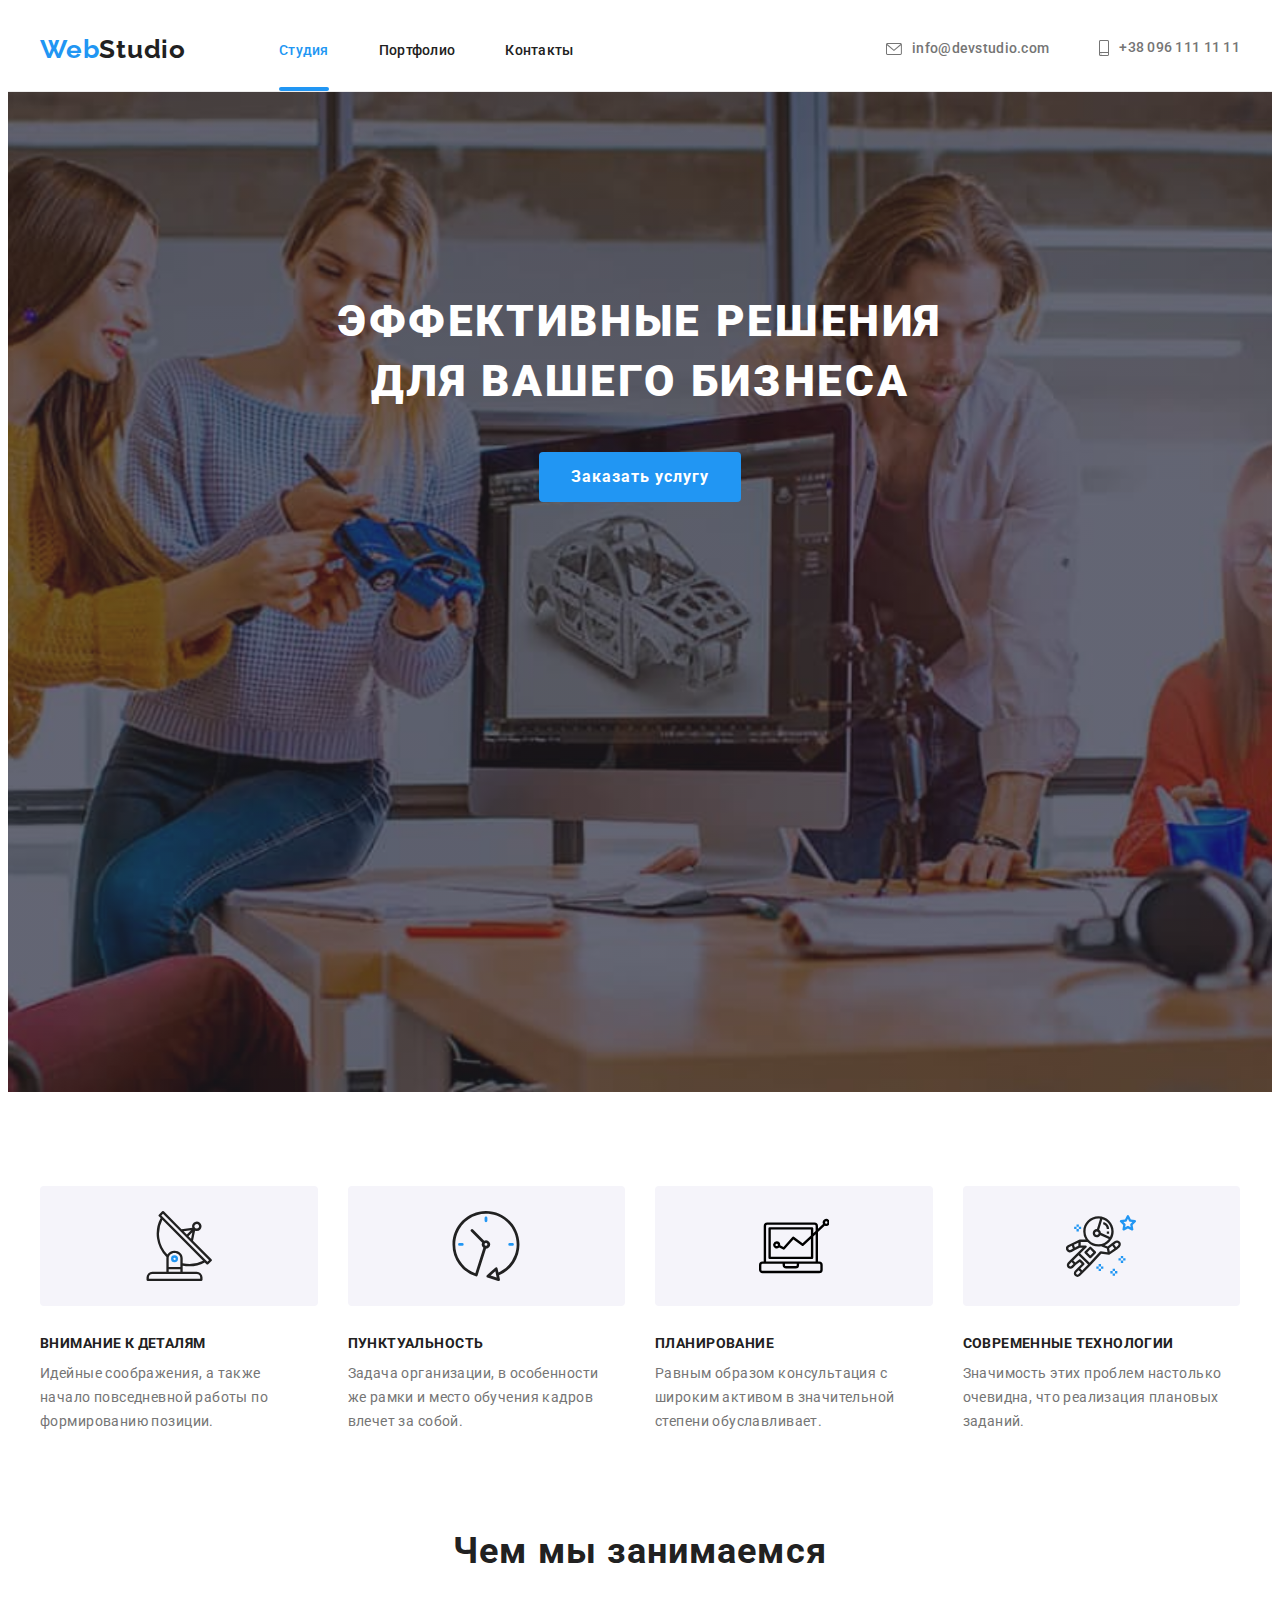
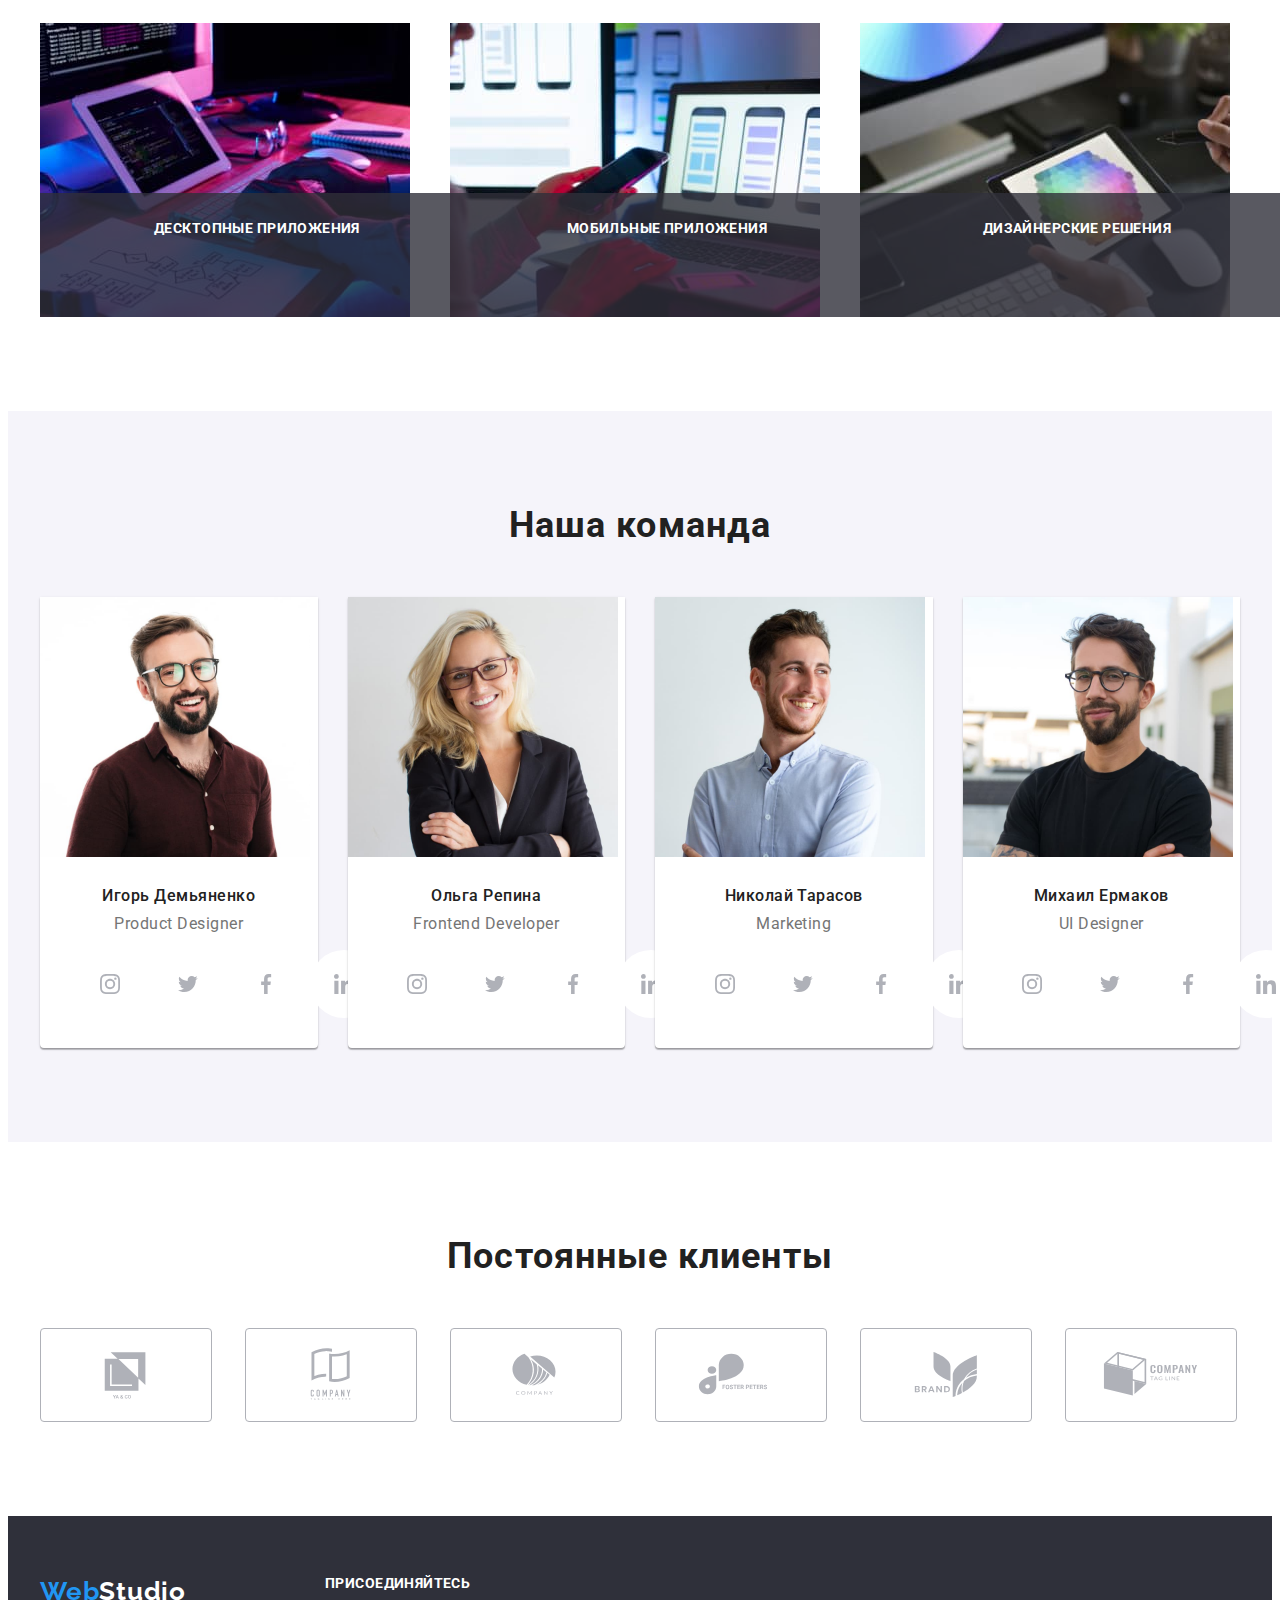
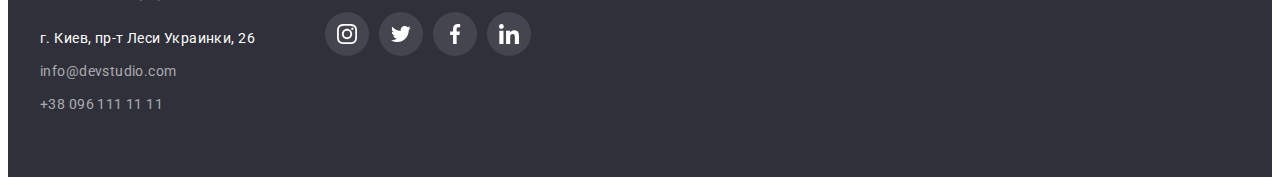
<file: index.html>
<!DOCTYPE html>
<html lang="ru">
  <head>
    <meta charset="UTF-8" />
    <meta http-equiv="X-UA-Compatible" content="IE=edge" />
    <meta name="viewport" content="width=device-width, initial-scale=1.0" />
    <title lang="en">WebStudio</title>
    <link rel="preconnect" href="https://fonts.gstatic.com" />
    <link
      href="https://fonts.googleapis.com/css2?family=Raleway:wght@700&family=Roboto:wght@400;500;700;900&display=swap"
      rel="stylesheet"
    />
    <link
      rel="stylesheet"
      href="https://cdnjs.cloudflare.com/ajax/libs/modern-normalize/1.0.0/modern-normalize.min.css"
      integrity="sha512-ISS7cAi1PEhQ8jnbJpJZMd29NlhNj4AWYyLOSp2CE/CsHxTCu+r+t0D2yoJudVrd0/8fTVPUVDzY5Tvli75u/g=="
      crossorigin="anonymous"
    />
    <link rel="stylesheet" href="./css/styles.css" />
  </head>
  <body>
    <!-- Верхняя линия -->
    <header class="header">
      <div class="container">
        <!-- Шапка -->
        <a href="./index.html" class="logo link" lang="en">
          <span class="logo-span">Web</span>Studio
        </a>

        <nav>
          <ul class="menu-nav">
            <li class="item">
              <a href="./index.html" class="link current">Студия</a>
            </li>

            <li class="item">
              <a href="./portfolio.html" class="link">Портфолио</a>
            </li>

            <li class="item">
              <a href="" class="link">Контакты</a>
            </li>
          </ul>
        </nav>

        <ul class="contacts-nav">
          <li class="item">
            <a href="mailto:info@devstudio.com" class="link"
              ><svg class="contacts-icon email-icon">
                <use href="./images/symbol-defs.svg#icon-email"></use></svg
              >info@devstudio.com</a
            >
          </li>

          <li class="item">
            <a href="tel:+380961111111" class="link"
              ><svg class="contacts-icon tel-icon">
                <use href="./images/symbol-defs.svg#icon-smartphone"></use></svg
              >+38 096 111 11 11</a
            >
          </li>
        </ul>
      </div>
    </header>

    <!-- Майн -->
    <main>
      <!-- Шапка -->
      <section class="cap section">
        <h1 class="cap-heading">Эффективные решения для вашего бизнеса</h1>
        <button type="button" class="cap-button" data-modal-open>
          Заказать услугу
        </button>
      </section>

      <!-- Особенности -->
      <section class="features section">
        <div class="container">
          <ul class="features-list">
            <li class="item">
              <div class="features-div-ivon">
                <svg class="icon-features">
                  <use href="./images/symbol-defs.svg#icon-antenna"></use>
                </svg>
              </div>

              <h3 class="title">Внимание к деталям</h3>
              <p class="text">
                Идейные соображения, а также начало повседневной работы по
                формированию позиции.
              </p>
            </li>
            <li class="item">
              <div class="features-div-ivon">
                <svg class="icon-features">
                  <use href="./images/symbol-defs.svg#icon-punctuality"></use>
                </svg>
              </div>

              <h3 class="title">Пунктуальность</h3>
              <p class="text">
                Задача организации, в особенности же рамки и место обучения
                кадров влечет за собой.
              </p>
            </li>

            <li class="item">
              <div class="features-div-ivon">
                <svg class="icon-features">
                  <use href="./images/symbol-defs.svg#icon-planning"></use>
                </svg>
              </div>

              <h3 class="title">Планирование</h3>
              <p class="text">
                Равным образом консультация с широким активом в значительной
                степени обуславливает.
              </p>
            </li>

            <li class="item">
              <div class="features-div-ivon">
                <svg class="icon-features">
                  <use href="./images/symbol-defs.svg#icon-technology"></use>
                </svg>
              </div>

              <h3 class="title">Современные технологии</h3>
              <p class="text">
                Значимость этих проблем настолько очевидна, что реализация
                плановых заданий.
              </p>
            </li>
          </ul>
        </div>
      </section>

      <!-- Чем мы занимаемся -->
      <section class="doing section">
        <div class="container">
          <h2 class="section-title">Чем мы занимаемся</h2>
          <ul class="doing-list">
            <li class="item">
              <h3 class="heading">Десктопные приложения</h3>
              <img src="./images/img1.jpg" alt="Код" width="370" />
            </li>

            <li class="item">
              <h3 class="heading">Мобильные приложения</h3>

              <img src="./images/img2.jpg" alt="Анимация" width="370" />
            </li>

            <li class="item">
              <h3 class="heading">Дизайнерские решения</h3>
              <img src="./images/img3.jpg" alt="Дизайн" width="370" />
            </li>
          </ul>
        </div>
      </section>

      <!-- Наша команда -->
      <section class="team section">
        <div class="container container-team">
          <h2 class="section-title">Наша команда</h2>
          <ul class="team-list">
            <li class="item">
              <img
                src="./images/igorr.jpg"
                width="270"
                alt="Изображение Игорья Демьяненко"
              />
              <div class="list-content">
                <h4 class="title">Игорь Демьяненко</h4>
                <p class="text" lang="en">Product Designer</p>
                <ul class="social-list list">
                  <li class="social-list-item">
                    <a class="social-list-link link" href=""
                      ><svg class="social-list-icon">
                        <use
                          href="./images/symbol-defs.svg#icon-instagram"
                        ></use></svg
                    ></a>
                  </li>
                  <li class="social-list-item">
                    <a class="social-list-link link" href=""
                      ><svg class="social-list-icon">
                        <use
                          href="./images/symbol-defs.svg#icon-twitter"
                        ></use></svg
                    ></a>
                  </li>
                  <li class="social-list-item">
                    <a class="social-list-link link" href=""
                      ><svg class="social-list-icon">
                        <use
                          href="./images/symbol-defs.svg#icon-facebook"
                        ></use></svg
                    ></a>
                  </li>
                  <li class="social-list-item">
                    <a class="social-list-link link" href=""
                      ><svg class="social-list-icon">
                        <use
                          href="./images/symbol-defs.svg#icon-linkedin"
                        ></use></svg
                    ></a>
                  </li>
                </ul>
              </div>
            </li>

            <li class="item">
              <img
                src="./images/olga.jpg"
                width="270"
                alt="Изображение Ольга Репина"
              />
              <div class="list-content">
                <h4 class="title">Ольга Репина</h4>
                <p class="text" lang="en">Frontend Developer</p>
                <ul class="social-list list">
                  <li class="social-list-item">
                    <a class="social-list-link link" href=""
                      ><svg class="social-list-icon">
                        <use
                          href="./images/symbol-defs.svg#icon-instagram"
                        ></use></svg
                    ></a>
                  </li>
                  <li class="social-list-item">
                    <a class="social-list-link link" href=""
                      ><svg class="social-list-icon">
                        <use
                          href="./images/symbol-defs.svg#icon-twitter"
                        ></use></svg
                    ></a>
                  </li>
                  <li class="social-list-item">
                    <a class="social-list-link link" href=""
                      ><svg class="social-list-icon">
                        <use
                          href="./images/symbol-defs.svg#icon-facebook"
                        ></use></svg
                    ></a>
                  </li>
                  <li class="social-list-item">
                    <a class="social-list-link link" href=""
                      ><svg class="social-list-icon">
                        <use
                          href="./images/symbol-defs.svg#icon-linkedin"
                        ></use></svg
                    ></a>
                  </li>
                </ul>
              </div>
            </li>

            <li class="item">
              <img
                src="./images/nikolay.jpg"
                width="270"
                alt="Изображение Николайя Тарасова"
              />
              <div class="list-content">
                <h4 class="title">Николай Тарасов</h4>
                <p class="text" lang="en">Marketing</p>
                <ul class="social-list list">
                  <li class="social-list-item">
                    <a class="social-list-link link" href=""
                      ><svg class="social-list-icon">
                        <use
                          href="./images/symbol-defs.svg#icon-instagram"
                        ></use></svg
                    ></a>
                  </li>
                  <li class="social-list-item">
                    <a class="social-list-link link" href=""
                      ><svg class="social-list-icon">
                        <use
                          href="./images/symbol-defs.svg#icon-twitter"
                        ></use></svg
                    ></a>
                  </li>
                  <li class="social-list-item">
                    <a class="social-list-link link" href=""
                      ><svg class="social-list-icon">
                        <use
                          href="./images/symbol-defs.svg#icon-facebook"
                        ></use></svg
                    ></a>
                  </li>
                  <li class="social-list-item">
                    <a class="social-list-link link" href=""
                      ><svg class="social-list-icon">
                        <use
                          href="./images/symbol-defs.svg#icon-linkedin"
                        ></use></svg
                    ></a>
                  </li>
                </ul>
              </div>
            </li>

            <li class="item">
              <img
                src="./images/mikhail.jpg"
                width="270"
                alt="Изображение Михаила Ермакова"
              />
              <div class="list-content">
                <h4 class="title">Михаил Ермаков</h4>
                <p class="text" lang="en">UI Designer</p>
                <ul class="social-list list">
                  <li class="social-list-item">
                    <a class="social-list-link link" href=""
                      ><svg class="social-list-icon">
                        <use
                          href="./images/symbol-defs.svg#icon-instagram"
                        ></use></svg
                    ></a>
                  </li>
                  <li class="social-list-item">
                    <a class="social-list-link link" href=""
                      ><svg class="social-list-icon">
                        <use
                          href="./images/symbol-defs.svg#icon-twitter"
                        ></use></svg
                    ></a>
                  </li>
                  <li class="social-list-item">
                    <a class="social-list-link link" href=""
                      ><svg class="social-list-icon">
                        <use
                          href="./images/symbol-defs.svg#icon-facebook"
                        ></use></svg
                    ></a>
                  </li>
                  <li class="social-list-item">
                    <a class="social-list-link link" href=""
                      ><svg class="social-list-icon">
                        <use
                          href="./images/symbol-defs.svg#icon-linkedin"
                        ></use></svg
                    ></a>
                  </li>
                </ul>
              </div>
            </li>
          </ul>
        </div>
      </section>

      <section class="section">
        <div class="container">
          <p class="section-title">Постоянные клиенты</p>
          <ul class="list-client list">
            <li class="item">
              <a class="link" href=""
                ><svg class="logo-client-company">
                  <use href="./images/symbol-defs.svg#icon-yaco"></use></svg
              ></a>
            </li>
            <li class="item">
              <a class="link" href=""
                ><svg class="logo-client-company">
                  <use href="./images/symbol-defs.svg#icon-tagline"></use></svg
              ></a>
            </li>
            <li class="item">
              <a class="link" href=""
                ><svg class="logo-client-company">
                  <use href="./images/symbol-defs.svg#icon-company"></use></svg
              ></a>
            </li>
            <li class="item">
              <a class="link" href="">
              <svg class="logo-client-company">
                <use href="./images/symbol-defs.svg#icon-foster"></use>
              </svg>
            </li></a>
            <li class="item">
              <a class="link" href=""
                ><svg class="logo-client-company">
                  <use href="./images/symbol-defs.svg#icon-brand"></use></svg
              ></a>
            </li>
            <li class="item">
              <a class="link" href=""
                ><svg class="logo-client-company">
                  <use
                    href="./images/symbol-defs.svg#icon-cptagline"
                  ></use></svg
              ></a>
            </li>
          </ul>
        </div>
      </section>
    </main>

    <!-- Подвал -->
    <footer class="footer">
      <div class="container footer-container">
        <div>
          <a href="./index.html" class="logo link" lang="en"
            ><span class="logo-span">Web</span>Studio</a
          >
          <address>
            <ul class="footer-list">
              <li class="item">
                <a
                  class="contact-list-link link location"
                  href="https://goo.gl/maps/gFSnzHAGVieAKpkWA"
                  target="_blank"
                  >г. Киев, пр-т Леси Украинки, 26</a
                >
              </li>

              <li class="item">
                <a href="mailto:info@devstudio.com" class="contacts link"
                  >info@devstudio.com</a
                >
              </li>

              <li class="item">
                <a href="tel:+380961111111" class="contacts link"
                  >+38 096 111 11 11</a
                >
              </li>
            </ul>
          </address>
        </div>
        <div class="footer-div-link">
          <h3 class="text">присоединяйтесь</h3>
          <ul class="footer-link list">
            <li class="footer-social item">
              <a class="footer-social-link link" href=""
                ><svg class="footer-social-icon">
                  <use
                    href="./images/symbol-defs.svg#icon-instagram"
                  ></use></svg
              ></a>
            </li>
            <li class="footer-social item">
              <a class="footer-social-link link" href=""
                ><svg class="footer-social-icon">
                  <use href="./images/symbol-defs.svg#icon-twitter"></use></svg
              ></a>
            </li>
            <li class="footer-social item">
              <a class="footer-social-link link" href=""
                ><svg class="footer-social-icon">
                  <use href="./images/symbol-defs.svg#icon-facebook"></use></svg
              ></a>
            </li>
            <li class="footer-social item">
              <a class="footer-social-link link" href=""
                ><svg class="footer-social-icon">
                  <use href="./images/symbol-defs.svg#icon-linkedin"></use></svg
              ></a>
            </li>
          </ul>
        </div>
      </div>
    </footer>
    <div class="backdrop is-hidden" data-modal>
      <div class="modal">
        <button type="button" class="button-close" data-modal-close>
          <svg class="modal-close">
            <use href="./images/symbol-defs.svg#icon-close"></use>
          </svg>
        </button>
      </div>
    </div>
    <script src="./js/modal.js"></script>
  </body>
</html>
</file>
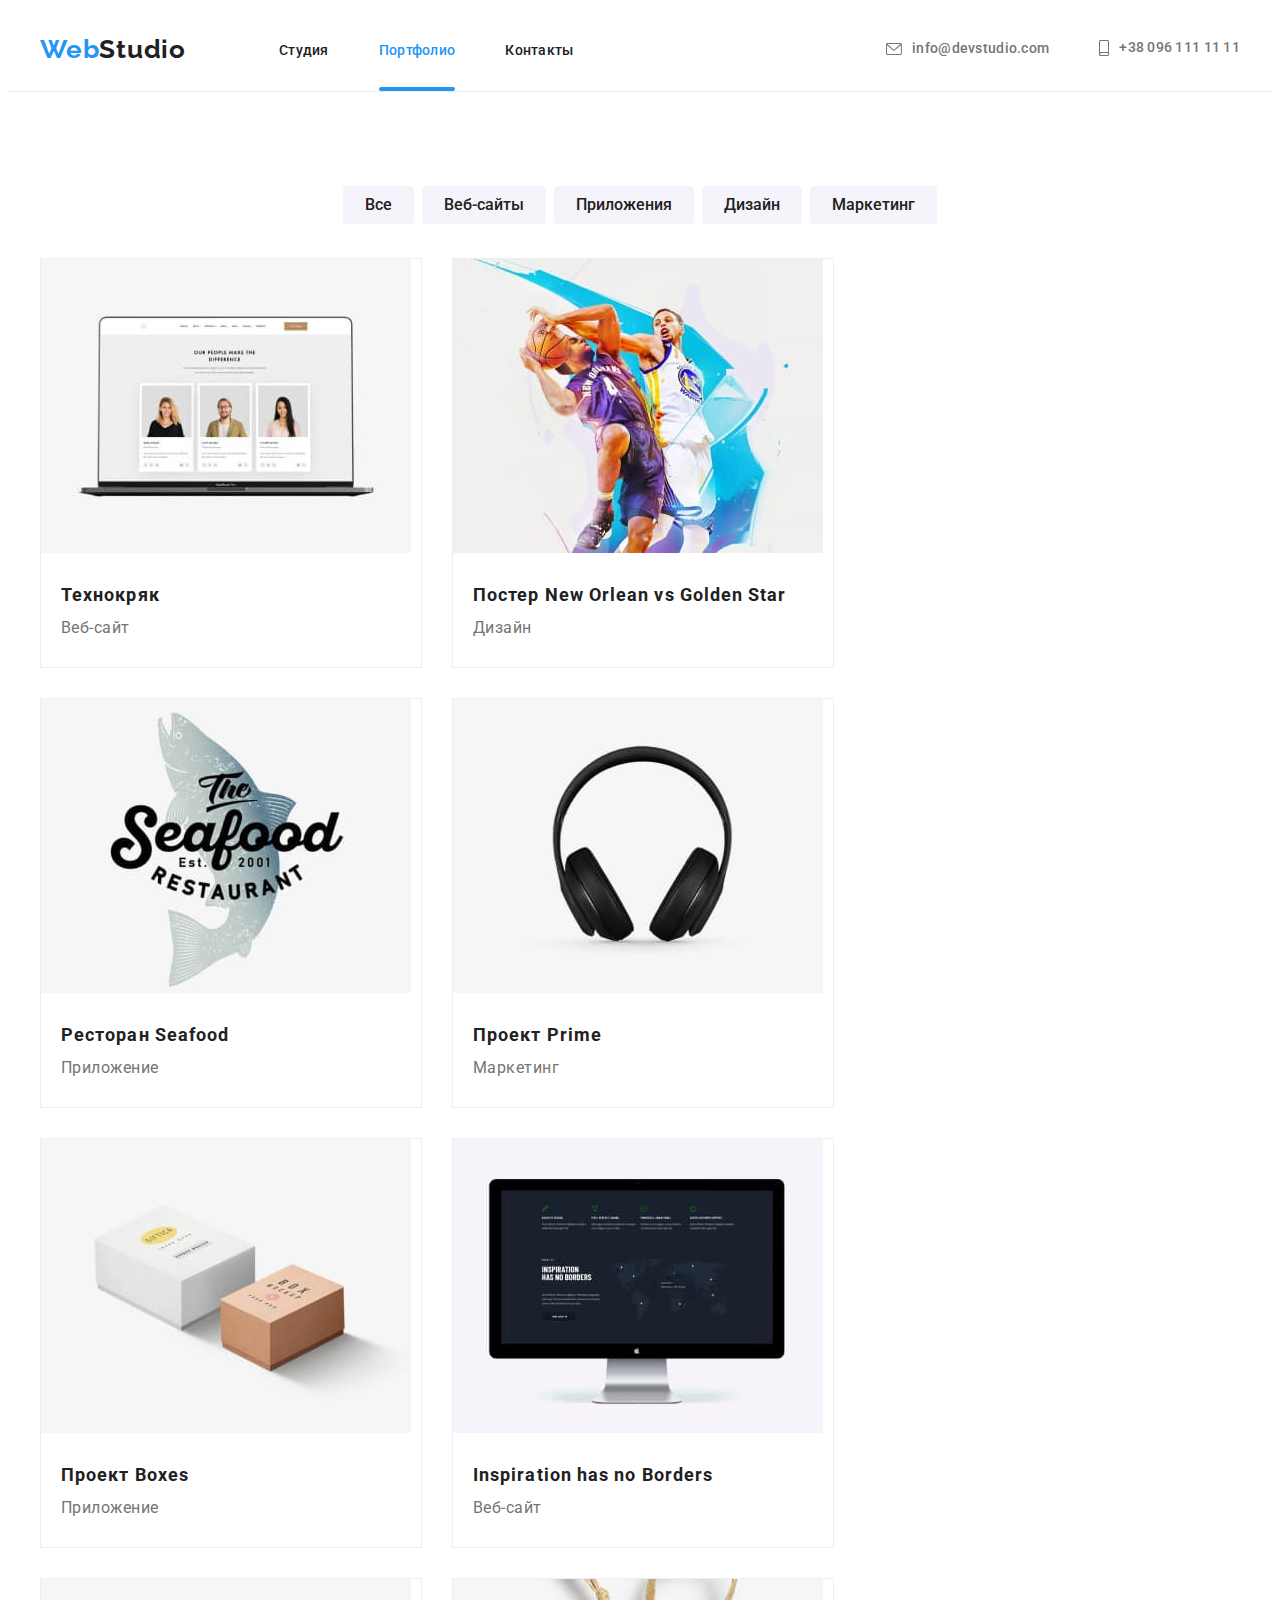
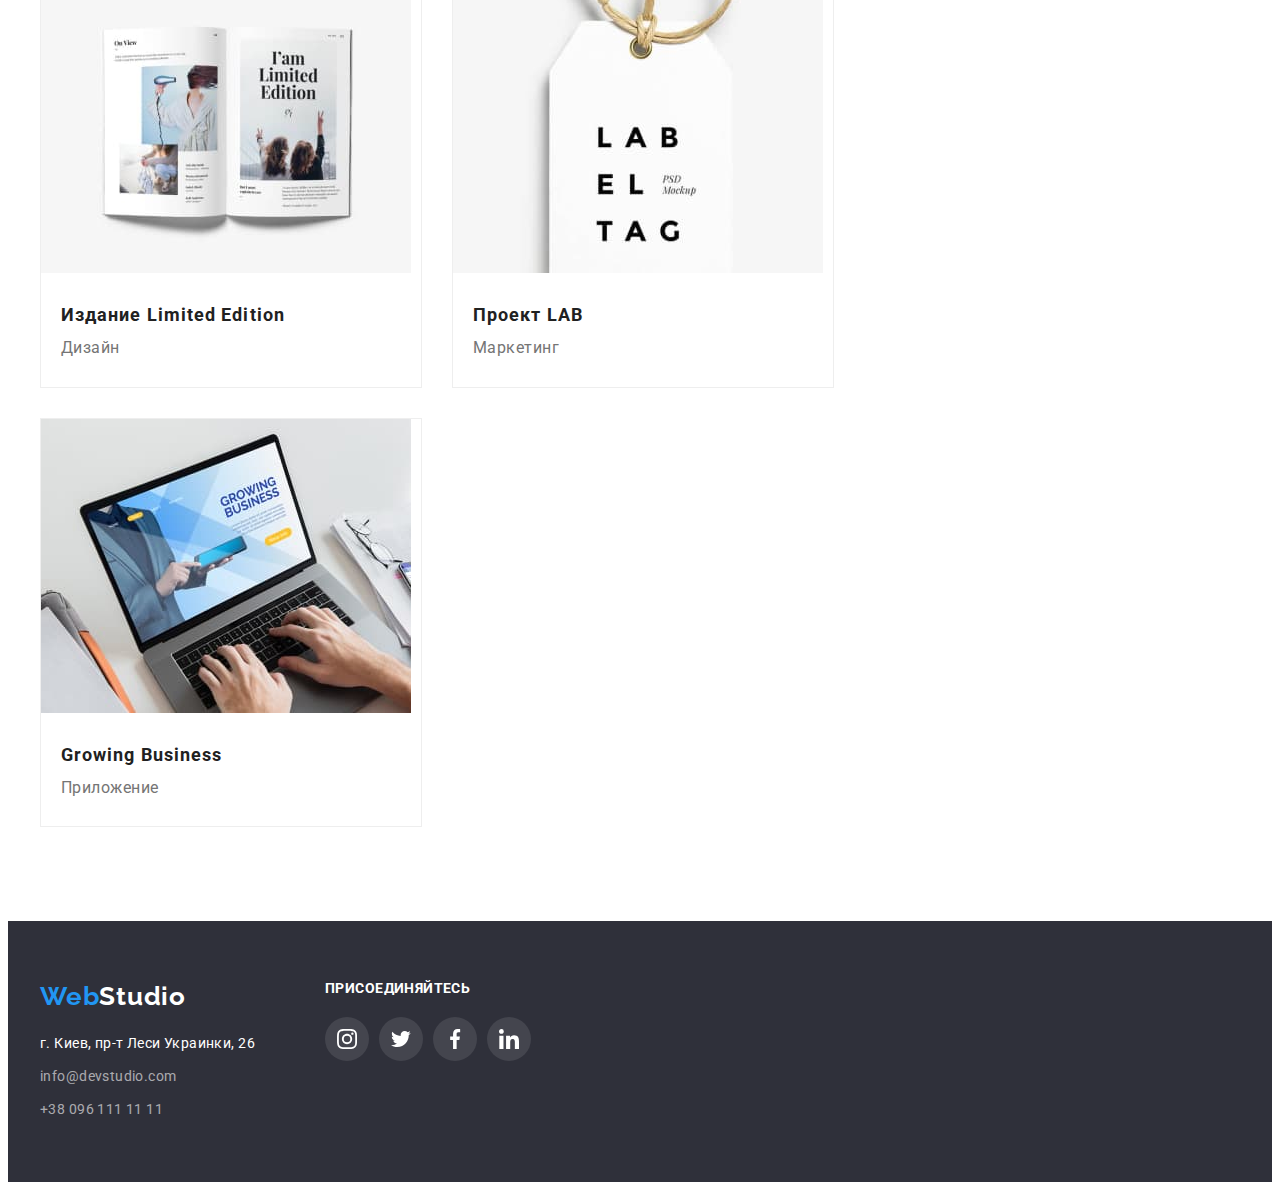
<file: portfolio.html>
<!DOCTYPE html>
<html lang="ru">
  <head>
    <meta charset="UTF-8" />
    <meta http-equiv="X-UA-Compatible" content="IE=edge" />
    <meta name="viewport" content="width=device-width, initial-scale=1.0" />
    <title lang="en">WebStudio</title>
    <link rel="preconnect" href="https://fonts.gstatic.com" />
    <link
      href="https://fonts.googleapis.com/css2?family=Raleway:wght@700&family=Roboto:wght@400;500;700;900&display=swap"
      rel="stylesheet"
    />
    <link
      rel="stylesheet"
      href="https://cdnjs.cloudflare.com/ajax/libs/modern-normalize/1.0.0/modern-normalize.min.css"
      integrity="sha512-ISS7cAi1PEhQ8jnbJpJZMd29NlhNj4AWYyLOSp2CE/CsHxTCu+r+t0D2yoJudVrd0/8fTVPUVDzY5Tvli75u/g=="
      crossorigin="anonymous"
    />
    <link rel="stylesheet" href="./css/styles.css" />
  </head>
  <body>
    <!-- Верхняя линия -->
    <header class="header">
      <div class="container">
        <!-- Шапка -->
        <a href="./index.html" class="logo link" lang="en">
          <span class="logo-span">Web</span>Studio
        </a>

        <nav>
          <ul class="menu-nav">
            <li class="item">
              <a href="./index.html" class="link">Студия</a>
            </li>

            <li class="item">
              <a href="./portfolio.html" class="link current">Портфолио</a>
            </li>

            <li class="item">
              <a href="" class="link">Контакты</a>
            </li>
          </ul>
        </nav>

        <ul class="contacts-nav">
          <li class="item">
            <a href="mailto:info@devstudio.com" class="link"
              ><svg class="contacts-icon email-icon">
                <use href="./images/symbol-defs.svg#icon-email"></use></svg
              >info@devstudio.com</a
            >
          </li>

          <li class="item">
            <a href="tel:+380961111111" class="link"
              ><svg class="contacts-icon tel-icon">
                <use href="./images/symbol-defs.svg#icon-smartphone"></use></svg
              >+38 096 111 11 11</a
            >
          </li>
        </ul>
      </div>
    </header>

    <!-- Майн -->
    <main class="main">
      <section class="section">
        <div class="container">
          <ul class="filters">
            <li class="item">
              <button type="button" class="main-button">Все</button>
            </li>

            <li class="item">
              <button type="button" class="main-button">Веб-сайты</button>
            </li>

            <li class="item">
              <button type="button" class="main-button">Приложения</button>
            </li>

            <li class="item">
              <button type="button" class="main-button">Дизайн</button>
            </li>

            <li class="item">
              <button type="button" class="main-button">Маркетинг</button>
            </li>
          </ul>

          <ul class="project">
            <li class="item">
              <a class="project-link link" href=""
                ><div class="project-div-box">
                  <img
                    src="./images/technocryk.jpg"
                    width="370"
                    alt="Изображение людей на сайте"
                  />
                  <div class="overlay">
                    <p class="project-overlay">
                      Технокряк это современная площадка распространения
                      коронавируса. Компании используют эту платформу для
                      цифрового шпионажа и атак на защищённые сервера
                      конкурентов.
                    </p>
                  </div>
                </div>
                <div class="project-box">
                  <h2 class="title">Технокряк</h2>
                  <p class="paragraph">Веб-сайт</p>
                </div></a
              >
            </li>

            <li class="item">
              <a class="project-link link" href=""
                ><div class="project-div-box">
                  <img
                    src="./images/orlean&golden.jpg"
                    width="370"
                    alt="Изображение два боскетболиста"
                  />
                  <div class="overlay">
                    <p class="project-overlay">
                      Технокряк это современная площадка распространения
                      коронавируса. Компании используют эту платформу для
                      цифрового шпионажа и атак на защищённые сервера
                      конкурентов.
                    </p>
                  </div>
                </div>
                <div class="project-box">
                  <h2 class="title">Постер New Orlean vs Golden Star</h2>
                  <p class="paragraph">Дизайн</p>
                </div></a
              >
            </li>

            <li class="item">
              <a class="project-link link" href=""
                ><div class="project-div-box">
                  <img
                    src="./images/seafood.jpg"
                    width="370"
                    alt="Изображение рыбного ресторана"
                  />
                  <div class="overlay">
                    <p class="project-overlay">
                      Технокряк это современная площадка распространения
                      коронавируса. Компании используют эту платформу для
                      цифрового шпионажа и атак на защищённые сервера
                      конкурентов.
                    </p>
                  </div>
                </div>
                <div class="project-box">
                  <h2 class="title">Ресторан Seafood</h2>
                  <p class="paragraph">Приложение</p>
                </div></a
              >
            </li>

            <li class="item">
              <a class="project-link link" href=""
                ><div class="project-div-box">
                  <img
                    src="./images/prime.jpg"
                    width="370"
                    alt="Изображение наушников"
                  />
                  <div class="overlay">
                    <p class="project-overlay">
                      Технокряк это современная площадка распространения
                      коронавируса. Компании используют эту платформу для
                      цифрового шпионажа и атак на защищённые сервера
                      конкурентов.
                    </p>
                  </div>
                </div>
                <div class="project-box">
                  <h2 class="title">Проект Prime</h2>
                  <p class="paragraph">Маркетинг</p>
                </div></a
              >
            </li>

            <li class="item">
              <a class="project-link link" href=""
                ><div class="project-div-box">
                  <img
                    src="./images/boxes.jpg"
                    width="370"
                    alt="Изображение 2 коробок"
                  />
                  <div class="overlay">
                    <p class="project-overlay">
                      Технокряк это современная площадка распространения
                      коронавируса. Компании используют эту платформу для
                      цифрового шпионажа и атак на защищённые сервера
                      конкурентов.
                    </p>
                  </div>
                </div>
                <div class="project-box">
                  <h2 class="title">Проект Boxes</h2>
                  <p class="paragraph">Приложение</p>
                </div></a
              >
            </li>

            <li class="item">
              <a class="project-link link" href=""
                ><div class="project-div-box">
                  <img
                    src="./images/borders.jpg"
                    width="370"
                    alt="Изображение монитора"
                  />
                  <div class="overlay">
                    <p class="project-overlay">
                      Технокряк это современная площадка распространения
                      коронавируса. Компании используют эту платформу для
                      цифрового шпионажа и атак на защищённые сервера
                      конкурентов.
                    </p>
                  </div>
                </div>
                <div class="project-box">
                  <h2 class="title" lang="en">Inspiration has no Borders</h2>
                  <p class="paragraph">Веб-сайт</p>
                </div></a
              >
            </li>

            <li class="item">
              <a class="project-link link" href=""
                ><div class="project-div-box">
                  <img
                    src="./images/limitededition.jpg"
                    width="370"
                    alt="Изображение журнала"
                  />
                  <div class="overlay">
                    <p class="project-overlay">
                      Технокряк это современная площадка распространения
                      коронавируса. Компании используют эту платформу для
                      цифрового шпионажа и атак на защищённые сервера
                      конкурентов.
                    </p>
                  </div>
                </div>
                <div class="project-box">
                  <h2 class="title">Издание Limited Edition</h2>
                  <p class="paragraph">Дизайн</p>
                </div></a
              >
            </li>
            <li class="item">
              <a class="project-link link" href=""
                ><div class="project-div-box">
                  <img
                    src="./images/lab.jpg"
                    width="370"
                    alt="Изображение бирки с надписем"
                  />
                  <div class="overlay">
                    <p class="project-overlay">
                      Технокряк это современная площадка распространения
                      коронавируса. Компании используют эту платформу для
                      цифрового шпионажа и атак на защищённые сервера
                      конкурентов.
                    </p>
                  </div>
                </div>
                <div class="project-box">
                  <h2 class="title">Проект LAB</h2>
                  <p class="paragraph">Маркетинг</p>
                </div></a
              >
            </li>

            <li class="item">
              <a class="project-link link" href=""
                ><div class="project-div-box">
                  <img
                    src="./images/growingBusiness.jpg"
                    width="370"
                    alt="Изображение ноутбука"
                  />
                  <div class="overlay">
                    <p class="project-overlay">
                      Технокряк это современная площадка распространения
                      коронавируса. Компании используют эту платформу для
                      цифрового шпионажа и атак на защищённые сервера
                      конкурентов.
                    </p>
                  </div>
                </div>
                <div class="project-box">
                  <h2 class="title" lang="en">Growing Business</h2>
                  <p class="paragraph">Приложение</p>
                </div></a
              >
            </li>
          </ul>
        </div>
      </section>
    </main>

    <!-- Подвал -->
    <footer class="footer">
      <div class="container footer-container">
        <div>
          <a href="./index.html" class="logo link" lang="en"
            ><span class="logo-span">Web</span>Studio</a
          >
          <address>
            <ul class="footer-list">
              <li class="item">
                <a
                  class="link location"
                  href="https://goo.gl/maps/gFSnzHAGVieAKpkWA"
                  target="_blank"
                  >г. Киев, пр-т Леси Украинки, 26</a
                >
              </li>

              <li class="item">
                <a href="mailto:info@devstudio.com" class="contacts link"
                  >info@devstudio.com</a
                >
              </li>

              <li class="item">
                <a href="tel:+380961111111" class="contacts link"
                  >+38 096 111 11 11</a
                >
              </li>
            </ul>
          </address>
        </div>
        <div class="footer-div-link">
          <p class="text">присоединяйтесь</p>
          <ul class="footer-link list">
            <li class="footer-social item">
              <a class="footer-social-link link" href=""
                ><svg class="footer-social-icon">
                  <use
                    href="./images/symbol-defs.svg#icon-instagram"
                  ></use></svg
              ></a>
            </li>
            <li class="footer-social item">
              <a class="footer-social-link link" href=""
                ><svg class="footer-social-icon">
                  <use href="./images/symbol-defs.svg#icon-twitter"></use></svg
              ></a>
            </li>
            <li class="footer-social item">
              <a class="footer-social-link link" href=""
                ><svg class="footer-social-icon">
                  <use href="./images/symbol-defs.svg#icon-facebook"></use></svg
              ></a>
            </li>
            <li class="footer-social item">
              <a class="footer-social-link link" href=""
                ><svg class="footer-social-icon">
                  <use href="./images/symbol-defs.svg#icon-linkedin"></use></svg
              ></a>
            </li>
          </ul>
        </div>
      </div>
    </footer>
  </body>
</html>
</file>
<file: css/styles.css>
:root {
  --logo-colors: #2196f3;
  --black-heading-text: #212121;
  --white-text: #ffffff;
}

body {
  font-family: Roboto, sans-serif;
}

button {
  font-family: Roboto;
}

img {
  display: block;
  max-width: 100%;
  height: auto;
}

h1,
h2,
h3,
h4,
h5,
h6,
p {
  margin: 0;
}

ul,
ol {
  margin: 0;
  padding-left: 0;
  list-style: none;
}

nav {
  margin-left: 93px;
}

address {
  font-style: normal;
}

.link {
  text-decoration: none;
}

/* ===========================RANDOM================================== */

.container {
  width: 1200px;
  padding-left: 15px;
  padding-right: 15px;
  margin-left: auto;
  margin-right: auto;
}

.section-title {
  margin-bottom: 50px;
  color: var(--black-heading-text);
  font-weight: 700;
  font-size: 36px;
  line-height: 1.16;
  letter-spacing: 0.03em;
  text-align: center;
}

/* ===============================HEADER=================================== */
.header {
  background: var(--white-text);
  border-bottom: solid 1px #ececec;
}

.header .container {
  display: flex;
  align-items: center;
}

.section {
  padding-top: 94px;
  padding-bottom: 94px;
}

.cap-button,
.main-button {
  cursor: pointer;
}

/* =======================LIST HEADER================================== */
.logo {
  color: var(--black-heading-text);
  font-family: Raleway, cursive;

  font-weight: 700;
  font-size: 26px;
  line-height: 1.19;
  letter-spacing: 0.03em;
}

.logo-span {
  color: var(--logo-colors);
}

.menu-nav .link {
  color: var(--black-heading-text);
  font-weight: 500;
  font-size: 14px;
  line-height: 1.14;
  letter-spacing: 0.02em;
  transition: color cubic-bezier(0.4, 0, 0.2, 1) 250ms;
}

.menu-nav {
  display: flex;
}

.menu-nav .link:hover,
.menu-nav .link:focus {
  color: var(--logo-colors);
}

.menu-nav .link.current {
  color: var(--logo-colors);
}

.menu-nav .item:not(:last-child) {
  margin-right: 50px;
}

.menu-nav .item {
  margin-right: auto;
  position: relative;
  display: block;
  padding-top: 32px;
  padding-bottom: 32px;
}

.contacts-nav {
  display: flex;
  margin-left: auto;
}

.contacts-nav .item:not(:last-child) {
  margin-right: 50px;
}

.contacts-nav .link {
  color: #757575;
  font-weight: 500;
  font-size: 14px;
  line-height: 1.14;
  letter-spacing: 0.02em;
  display: inline-flex;
  align-items: center;
  transition: color cubic-bezier(0.4, 0, 0.2, 1) 250ms;
}

.contacts-nav .link:hover,
.contacts-nav .link:hover,
.contacts-nav .link:hover .tel-icon,
.contacts-nav .link:hover .email-icon,
.contacts-nav .link:focus,
.contacts-nav .link:focus,
.contacts-nav .link:focus .tel-icon,
.contacts-nav .link:focus .email-icon {
  color: var(--logo-colors);
  fill: var(--logo-colors);
}

.email-icon {
  width: 16px;
  height: 12px;
  margin-right: 10px;
  fill: #757575;
  transition: fill cubic-bezier(0.4, 0, 0.2, 1) 250ms;
}

.tel-icon {
  width: 10px;
  height: 16px;
  margin-right: 10px;
  fill: #757575;
  transition: fill cubic-bezier(0.4, 0, 0.2, 1) 250ms;
}

.current::after {
  content: "";
  position: absolute;
  display: block;
  left: 0;
  bottom: 0;
  width: 100%;
  height: 4px;
  border-radius: 2px;
  background: var(--logo-colors);
}
/* =======================HEADING END================================== */

/* =======================MAIN========================================= */
.cap {
  background-image: linear-gradient(
      rgba(47, 48, 58, 0.4),
      rgba(47, 48, 58, 0.4)
    ),
    url(../images/headerImg.jpg);
  background-repeat: no-repeat;
  background-position: center;
  background-size: cover;
  max-width: 1600px;
  min-height: 600px;
  text-align: center;
  padding-top: 200px;
  padding-bottom: 200px;
}

.cap-heading {
  color: var(--white-text);
  font-weight: 900;
  font-size: 44px;
  line-height: 1.36;
  letter-spacing: 0.06em;
  text-transform: uppercase;
  max-width: 696px;
  margin: 0px auto 40px;
}

.cap-button {
  background: var(--logo-colors);
  color: var(--white-text);
  border: solid transparent;
  font-weight: 700;
  font-size: 16px;
  line-height: 1.87;
  letter-spacing: 0.06em;
  border-radius: 4px;
  padding: 10px 32px;
  border: none;
  transition: color 250ms cubic-bezier(0.4, 0, 0.2, 1);
}

.cap-button:hover,
.cap-button:focus {
  color: var(--black-heading-text);
}
/* ===========================FEATURES=========================== */

.features-list {
  display: flex;
  flex-wrap: wrap;
  margin-left: -30px;
}

.features-list .item {
  flex-basis: calc((100% - 120px) / 4);
  margin-left: 30px;
}

.features .title {
  color: var(--black-heading-text);

  font-weight: 700;
  font-size: 14px;
  line-height: 1.14;
  letter-spacing: 0.03em;
  text-transform: uppercase;
  margin-bottom: 10px;
  margin-top: 0;
  width: 270px;
  height: 16px;
}

.features .text {
  color: #757575;
  font-size: 14px;
  line-height: 1.71;
  letter-spacing: 0.03em;
  width: 270px;
  height: 75px;
  flex-wrap: wrap;
}

.features-div-ivon {
  width: 100%;
  height: 120px;
  display: inline-flex;
  justify-content: center;
  align-items: center;
  background: #f5f4fa;
  border-radius: 4px;
  margin-bottom: 30px;
}

.icon-features {
  width: 70px;
  height: 70px;
}

/* ================================WHAT ARE WE DOING============================= */
.doing {
  padding-top: 0;
}

.doing-list {
  display: flex;
  flex-wrap: wrap;
  margin-left: -30px;
}

.doing .item {
  position: relative;
  margin-left: 30px;
  flex-basis: calc((100% - 90px) / 3);
}

.doing-list .heading {
  position: absolute;
  bottom: 0;
  left: 0;
  width: 100%;
  height: 70px;
  padding: 27px;
  font-weight: 700;
  font-size: 14px;
  line-height: 1.24;
  text-align: center;
  letter-spacing: 0.03em;
  text-transform: uppercase;
  color: #ffffff;
  background: rgba(47, 48, 58, 0.8);
}

/* ================================OUR TEAM================================= */
.team {
  background: #f5f4fa;
}

.team .title {
  color: var(--black-heading-text);
  font-weight: 500;
  font-size: 16px;
  line-height: 1.18;
  letter-spacing: 0.03em;
  text-align: center;
  margin-bottom: 10px;
}

.team .text {
  color: #757575;
  font-size: 16px;
  line-height: 1.18;
  letter-spacing: 0.03em;
  text-align: center;
  margin-bottom: 16px;
}

.team-list {
  display: flex;
  flex-wrap: wrap;
  margin-left: -30px;
}

.team-list .item {
  background: var(--white-text);
  flex-basis: calc((100% - 120px) / 4);
  margin-left: 30px;
  box-shadow: 0px 1px 3px rgba(0, 0, 0, 0.12), 0px 1px 1px rgba(0, 0, 0, 0.14),
    0px 2px 1px rgba(0, 0, 0, 0.2);
  border-radius: 0px 0px 4px 4px;
}

.list-content {
  width: 206px;
  margin-left: auto;
  margin-right: auto;
  padding-top: 30px;
  padding-bottom: 30px;
}

.social-list {
  display: inline-flex;
  margin-left: -10px;
}

.social-list-item {
  margin-left: 10px;
  flex-basis: calc((100% - 40px) / 4);
}

.social-list-link {
  display: flex;
  justify-content: center;
  align-items: center;
  width: 44px;
  height: 44px;
  border-radius: 50%;
  background: #ffffff;
  padding: 12px 12px;
  transition: background 250ms cubic-bezier(0.4, 0, 0.2, 1);
}

.social-list-link:hover,
.social-list-link:focus {
  background-color: var(--logo-colors);
}

.social-list-link:hover .social-list-icon,
.social-list-link:focus .social-list-icon {
  fill: #fff;
}

.social-list-icon {
  width: 20px;
  height: 20px;
  fill: #afb1b8;
  transition: fill 250ms cubic-bezier(0.4, 0, 0.2, 1);
}

/* ====================================Regular customers=========================== */
.list-client {
  flex-wrap: wrap;
  display: flex;
  margin-left: -30px;
}

.list-client .item {
  margin-left: 30px;
  flex-basis: calc((100% - 180px) / 6);
}

.list-client .link {
  display: inline-flex;
  justify-content: center;
  align-items: center;
  width: 170px;
  height: 92px;
  border: 1px solid #afb1b8;
  border-radius: 4px;
  transition: 250ms cubic-bezier(0.4, 0, 0.2, 1);
}

.logo-client-company {
  fill: #afb1b8;
  width: 106px;
  height: 60px;
  transition: fill 250ms cubic-bezier(0.4, 0, 0.2, 1);
}

.list-client .link:hover .logo-client-company,
.list-client .link:focus .logo-client-company {
  fill: var(--logo-colors);
}

.list-client .link:hover,
.list-client .link:focus {
  border-color: var(--logo-colors);
}

/* ===================================END MAIN================================= */

/* =====================================FOOTER================================== */
.footer {
  background: #2f303a;
  padding-top: 60px;
  padding-bottom: 60px;
}

.footer .logo {
  color: var(--logo-colors);
  color: var(--white-text);
}

.footer .location {
  color: var(--white-text);
  font-size: 14px;
  line-height: 1.71;
  letter-spacing: 0.03em;
  margin-bottom: 9px;
  transition: color 250ms cubic-bezier(0.4, 0, 0.2, 1);
}

.footer .contacts {
  color: rgba(255, 255, 255, 0.6);
  font-size: 14px;
  line-height: 1.71;
  letter-spacing: 0.03em;
  transition: color 250ms cubic-bezier(0.4, 0, 0.2, 1);
}

.footer .location:hover,
.footer .contacts:hover,
.footer .location:focus,
.footer .contacts:focus {
  color: var(--logo-colors);
}

.footer-list .item:not(:last-child) {
  margin-bottom: 9px;
}

.footer-list .item:first-child {
  margin-top: 20px;
}

.footer-container {
  display: flex;
}

.footer-div-link {
  margin-left: 70px;
}

.footer-div-link .text {
  font-weight: 700;
  font-size: 14px;
  line-height: 1.14;
  letter-spacing: 0.03em;
  text-transform: uppercase;
  color: #ffffff;
  margin-bottom: 20px;
}

.footer-link {
  display: flex;
  max-width: 206px;
  flex-wrap: wrap;
}

.footer-social:not(:last-child) {
  margin-right: 10px;
}

.footer-social-icon {
  width: 20px;
  height: 20px;
  fill: #ffffff;
}

.footer-social-link {
  width: 44px;
  height: 44px;
  border-radius: 50px;
  background: rgba(255, 255, 255, 0.1);
  display: flex;
  justify-content: center;
  align-items: center;
  transition: background cubic-bezier(0.4, 0, 0.2, 1) 250ms;
}

.footer-social-link:hover,
.footer-social-link:focus {
  background-color: var(--logo-colors);
}
/* =================================END FOOTER======================================= */

/* =======================================PORTFOLIO========================================== */

.main-button {
  background: #f5f4fa;
  color: var(--black-heading-text);
  border: solid transparent;
  font-weight: 500;
  font-size: 16px;
  line-height: 1.62;
  border-radius: 4px;
  padding: 6px 22px;
  border: none;
  transition: color 250ms cubic-bezier(0.4, 0, 0.2, 1),
    background-color 250ms cubic-bezier(0.4, 0, 0.2, 1);
}

.main-button:hover,
.main-button:focus {
  background: var(--logo-colors);
  color: var(--white-text);
  box-shadow: 0px 3px 1px rgba(0, 0, 0, 0.1), 0px 1px 2px rgba(0, 0, 0, 0.08),
    0px 2px 2px rgba(0, 0, 0, 0.12);
}

.filters {
  display: flex;
  flex-wrap: wrap;
  justify-content: center;
  padding-bottom: 34px;
}

.filters .item:not(:last-child) {
  margin-right: 8px;
}

/* ===========================================PROJECT================================ */

.project {
  display: flex;
  flex-wrap: wrap;
  margin-top: -30px;
  margin-left: -30px;
}

.project .item {
  border: 1px solid #eeeeee;
  background: var(--white-text);
  flex-basis: calc((100% - 90px) / 3);
  margin-top: 30px;
  margin-left: 30px;
}

.project .title {
  color: var(--black-heading-text);
  font-weight: 700;
  font-size: 18px;
  line-height: 2;
  letter-spacing: 0.06em;
}

.project .paragraph {
  color: #757575;
  font-size: 16px;
  line-height: 1.87;
  letter-spacing: 0.03em;
}

.project-box {
  padding: 24px 20px;
}

.project-div-box {
  position: relative;
  overflow: hidden;
}

.overlay {
  position: absolute;
  top: 100%;
  left: 0;
  width: 100%;
  height: 100%;
  display: block;
  background: rgba(33, 150, 243, 0.9);
  z-index: 1;
  opacity: 0;
  transition: opacity 250ms cubic-bezier(0.4, 0, 0.2, 1),
    transform 250ms cubic-bezier(0.4, 0, 0.2, 1);
}

.project-overlay {
  padding: 63px 24px;
  font-size: 18px;
  line-height: 1.56;
  letter-spacing: 0.03em;
  color: #ffffff;
}

.project-link:hover,
.project-link:focus {
  transition: box-shadow 250ms cubic-bezier(0.4, 0, 0.2, 1);
  display: block;
  box-shadow: 0px 1px 1px rgba(0, 0, 0, 0.12), 0px 4px 4px rgba(0, 0, 0, 0.06),
    1px 4px 6px rgba(0, 0, 0, 0.16);
}

.project-link:hover .overlay,
.project-link:focus .overlay {
  opacity: 1;
  transform: translateY(-100%);
}
/* ========================================backdrop=============================== */

.backdrop {
  position: fixed;
  width: 100%;
  height: 100%;
  background-color: rgba(0, 0, 0, 0.2);
  z-index: 2;
  top: 0;
  left: 0;
  display: flex;
  justify-content: center;
  align-items: center;
}

.modal {
  position: relative;
  width: 528px;
  height: 581px;
  background: #ffffff;
  box-shadow: 0px 1px 3px rgba(0, 0, 0, 0.12), 0px 1px 1px rgba(0, 0, 0, 0.14),
    0px 2px 1px rgba(0, 0, 0, 0.2);
}

.button-close {
  position: absolute;
  top: 10px;
  right: 10px;
  width: 30px;
  height: 30px;
  border-radius: 50%;
  background: #ffffff;
  border: 1px solid rgba(0, 0, 0, 0.1);
  box-sizing: border-box;
  display: flex;
  justify-content: center;
  align-items: center;
}

.modal-close {
  width: 18px;
  height: 18px;
}

.is-hidden {
  visibility: hidden;
  opacity: 0;
  pointer-events: none;
}
</file>
